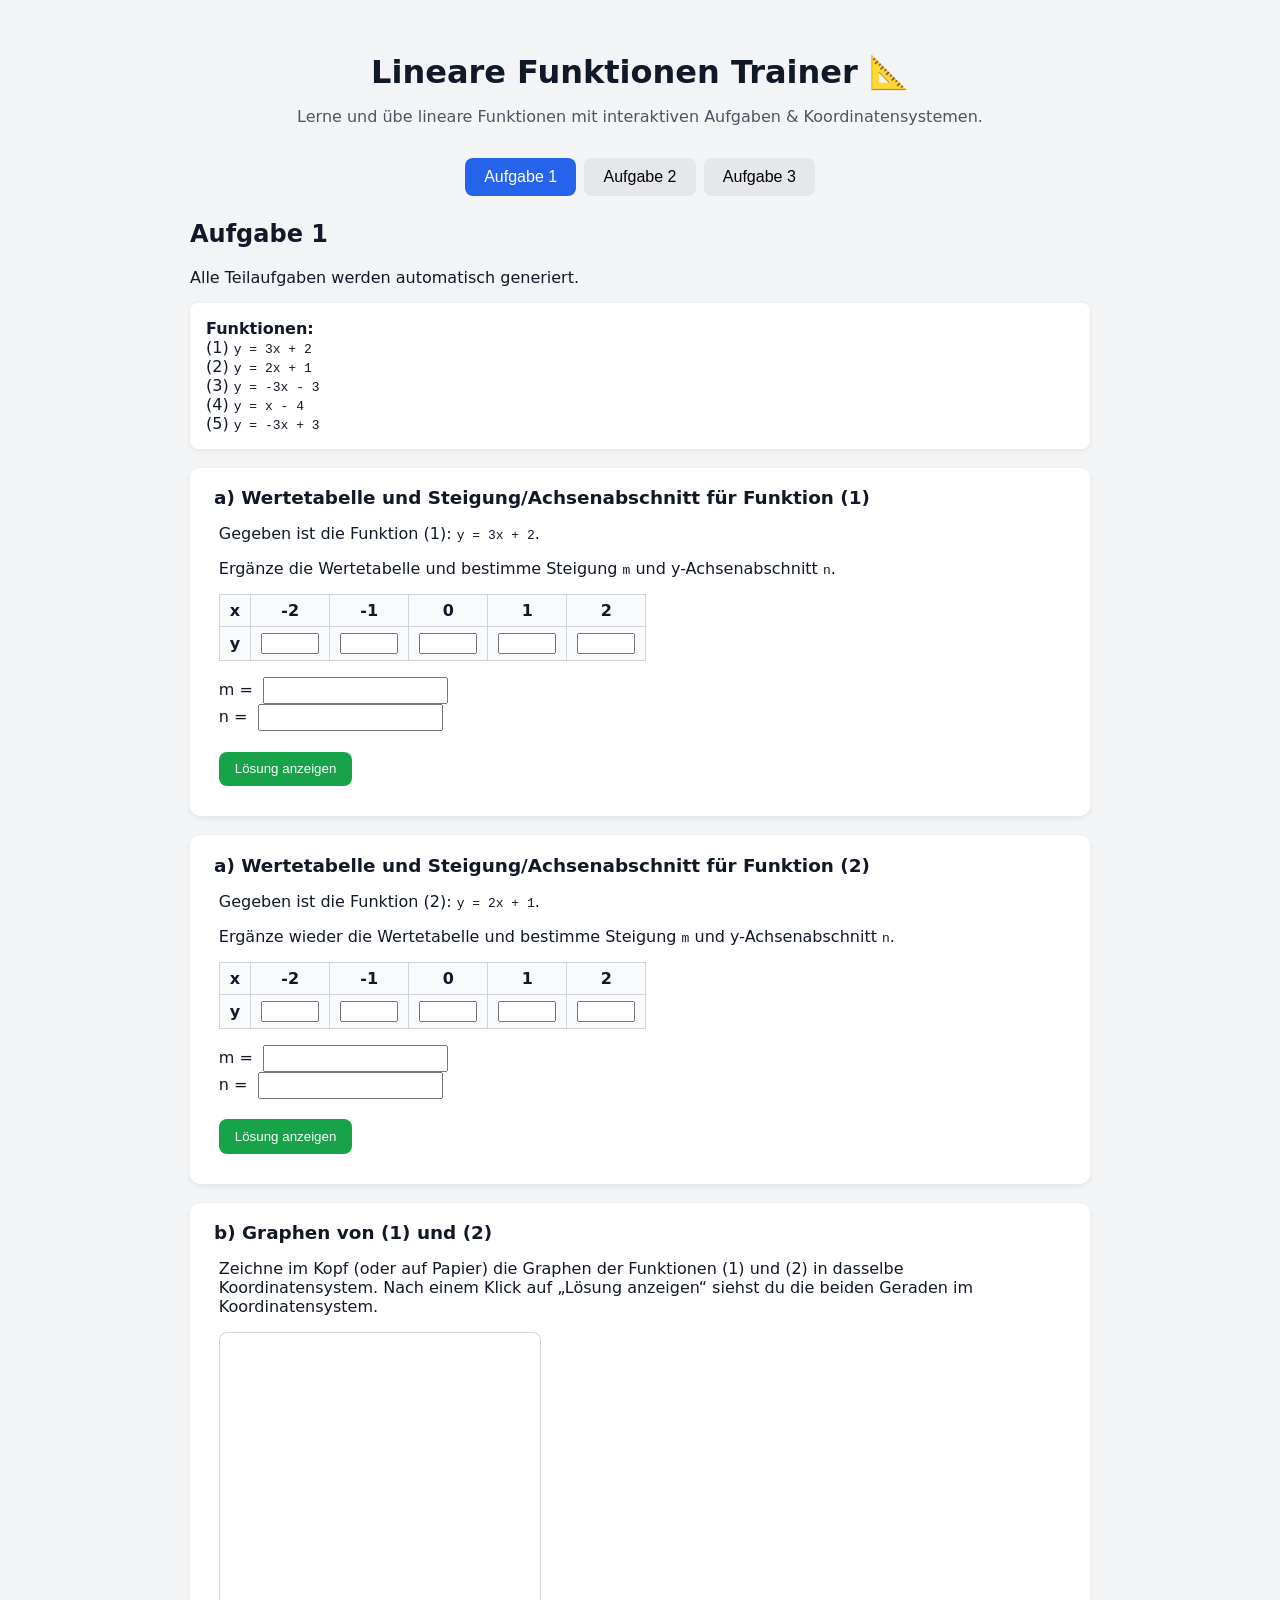
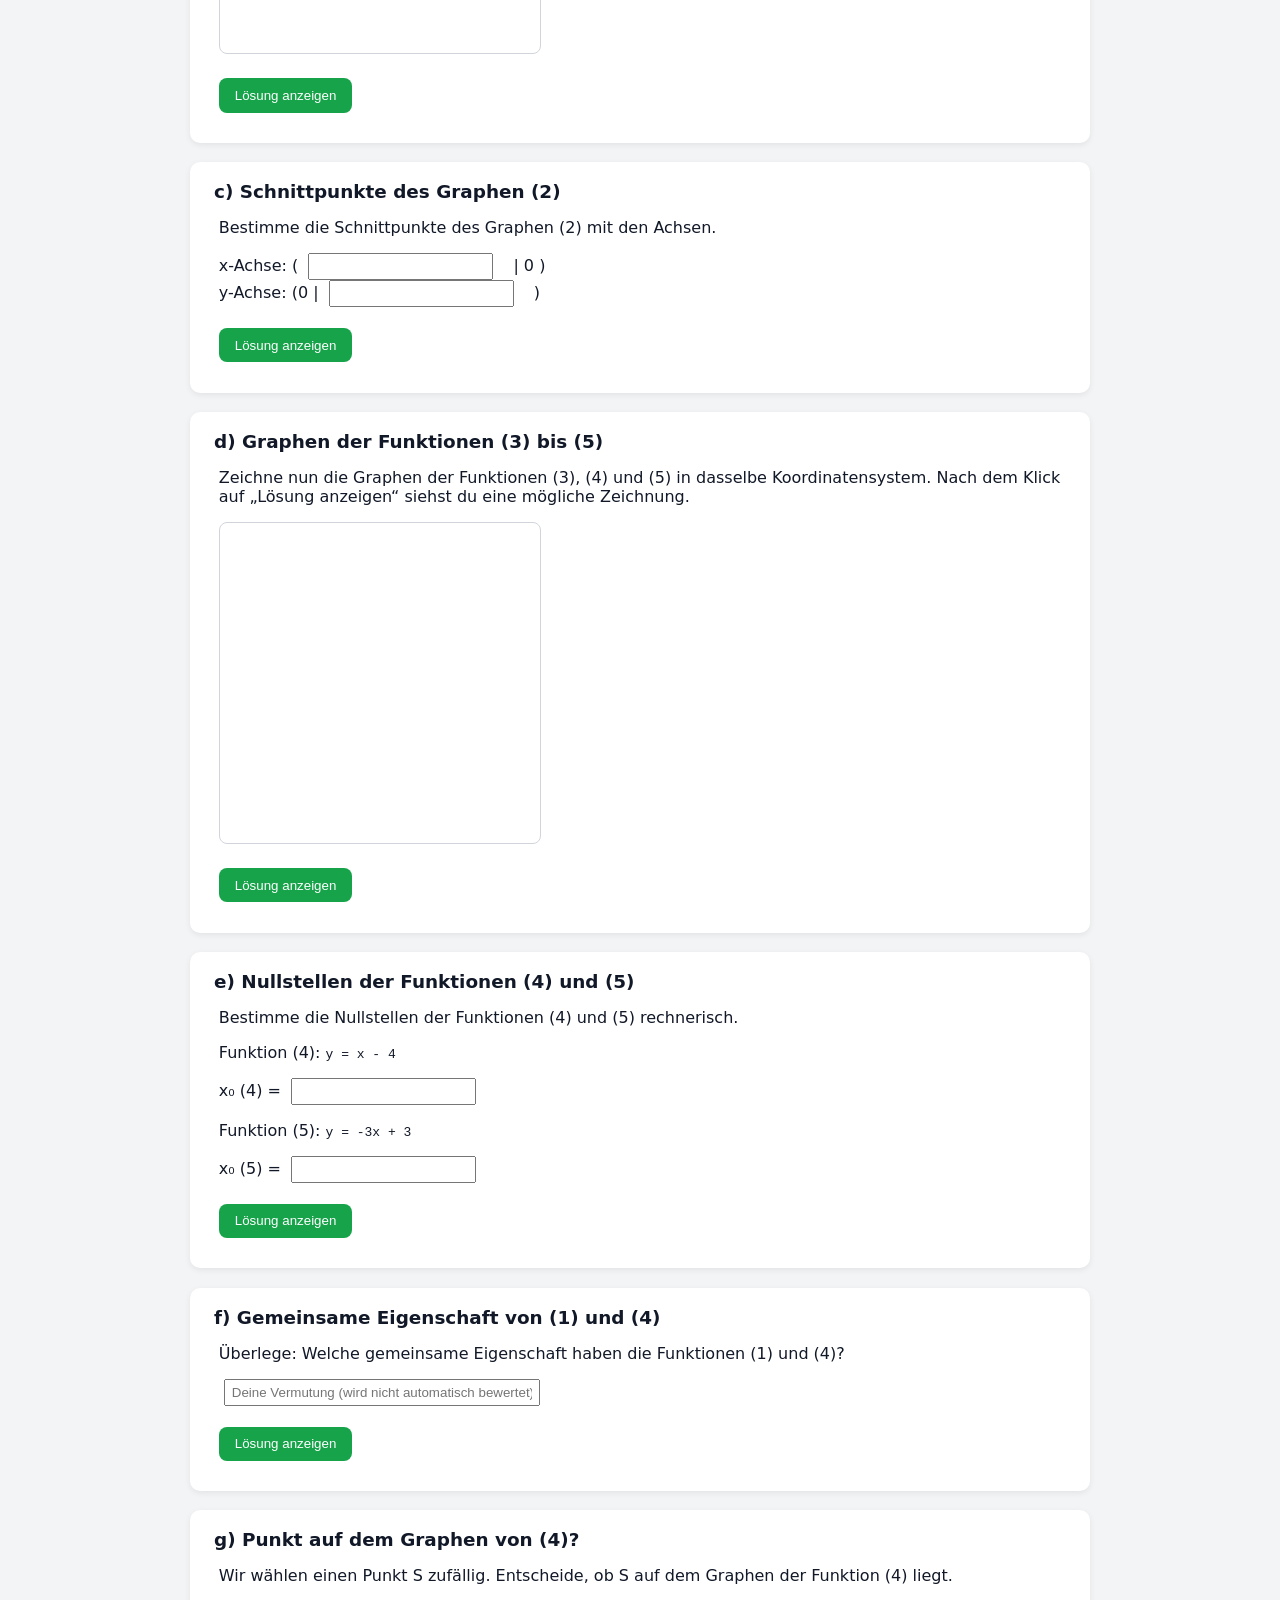
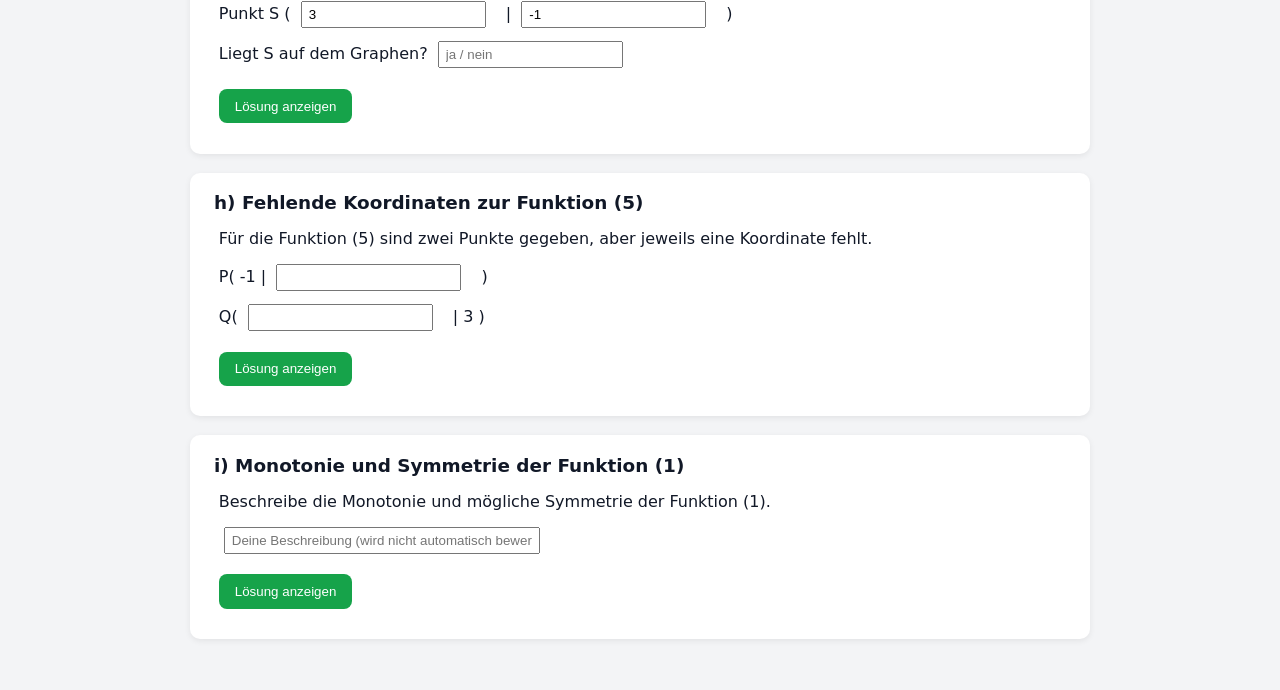
<file: index.html>
<!DOCTYPE html>
<html lang="de">
<head>
  <meta charset="UTF-8" />
  <meta name="viewport" content="width=device-width, initial-scale=1.0" />
  <title>Lineare Funktionen Trainer</title>

  <!-- Stylesheet -->
  <link rel="stylesheet" href="style.css" />
</head>
<body>
  <div class="page-container">

    <h1>Lineare Funktionen Trainer 📐</h1>
    <p class="subtitle">Lerne und übe lineare Funktionen mit interaktiven Aufgaben & Koordinatensystemen.</p>

    <!-- Tabs -->
    <div class="tabs">
      <button class="tab-button active" data-tab="1">Aufgabe 1</button>
      <button class="tab-button" data-tab="2">Aufgabe 2</button>
      <button class="tab-button" data-tab="3">Aufgabe 3</button>
    </div>

    <!-- TAB 1 -->
    <div id="tab-1" class="tab-content active">
      <h2>Aufgabe 1</h2>
      <p>Alle Teilaufgaben werden automatisch generiert.</p>
      <div id="aufgabe1-funktionsliste" class="funktionsliste"></div>
      <div id="aufgabe1-container"></div>
    </div>

    <!-- TAB 2 -->
    <div id="tab-2" class="tab-content">
      <h2>Aufgabe 2</h2>
      <div id="aufgabe2-container"></div>
    </div>

    <!-- TAB 3 -->
    <div id="tab-3" class="tab-content">
      <h2>Aufgabe 3</h2>
      <div id="aufgabe3-container"></div>
    </div>

  </div>

  <!-- Main Script -->
  <script src="script.js"></script>
</body>
</html>
</file>
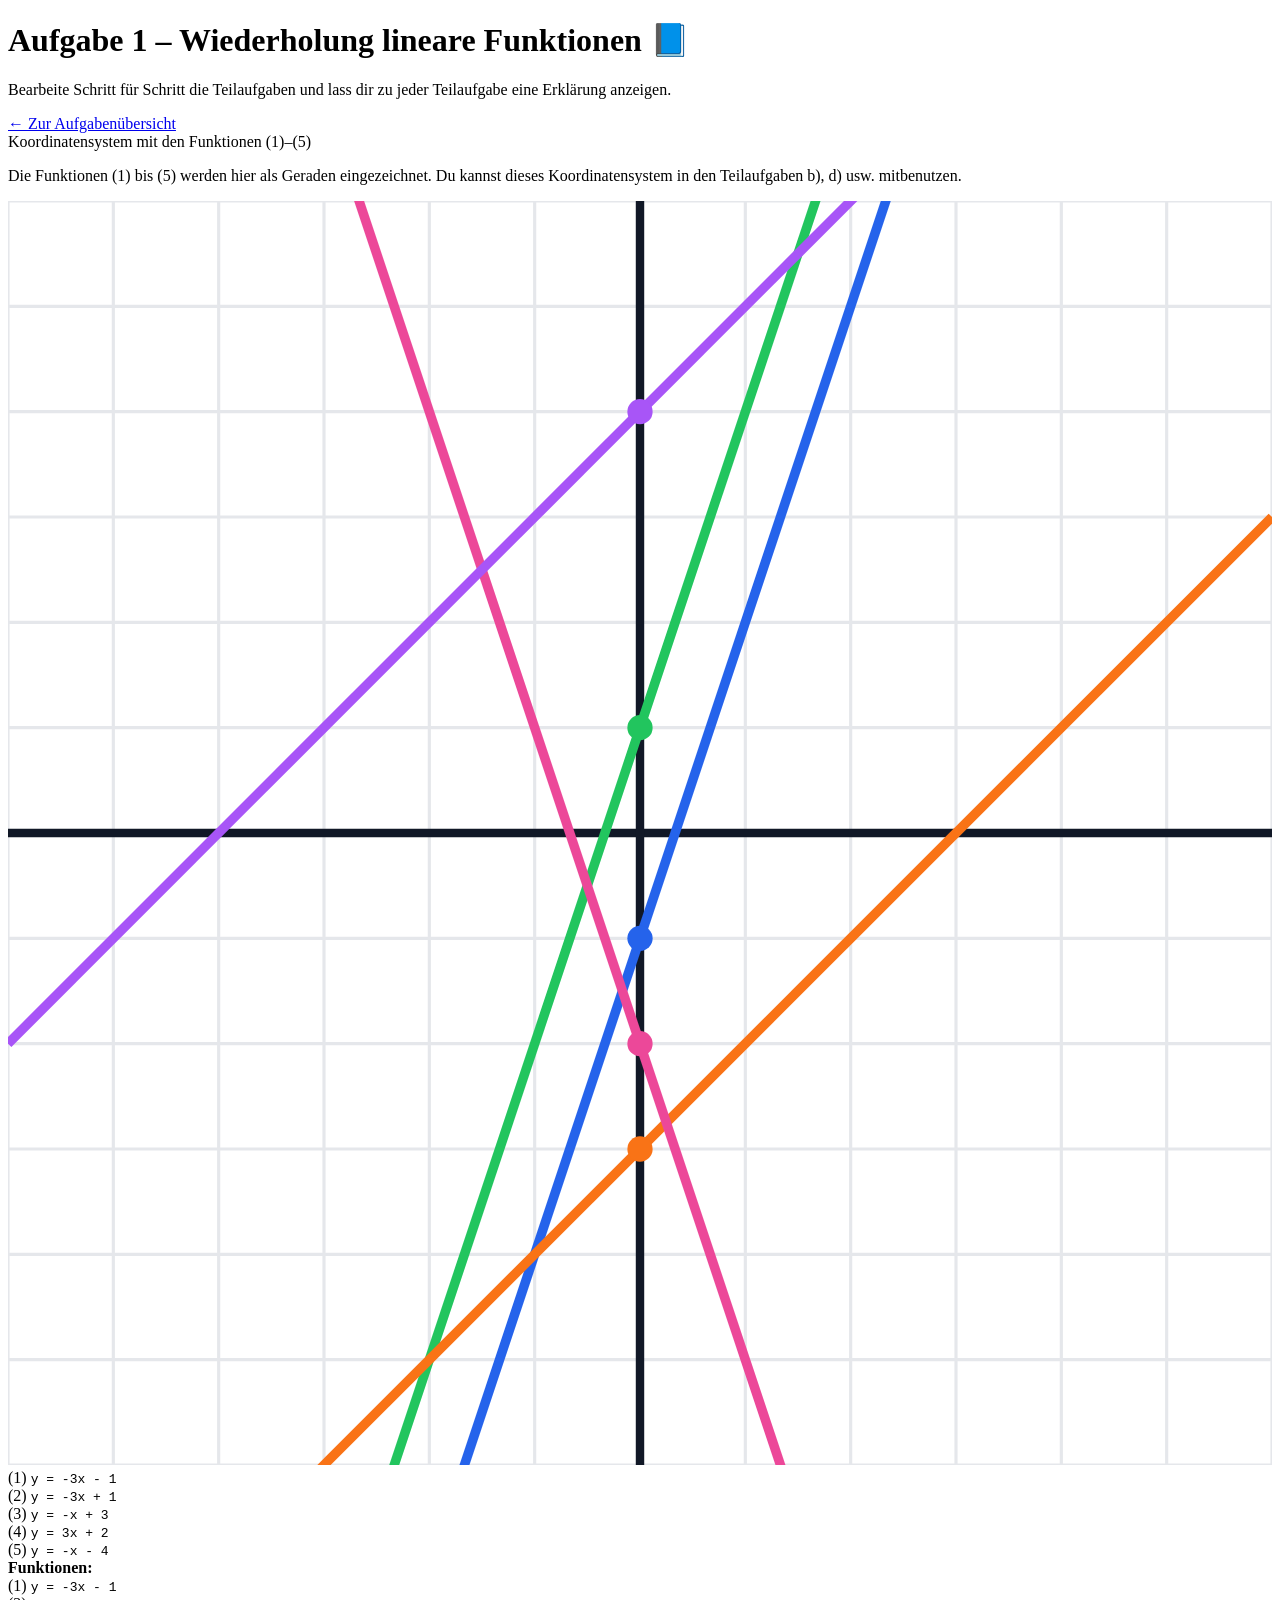
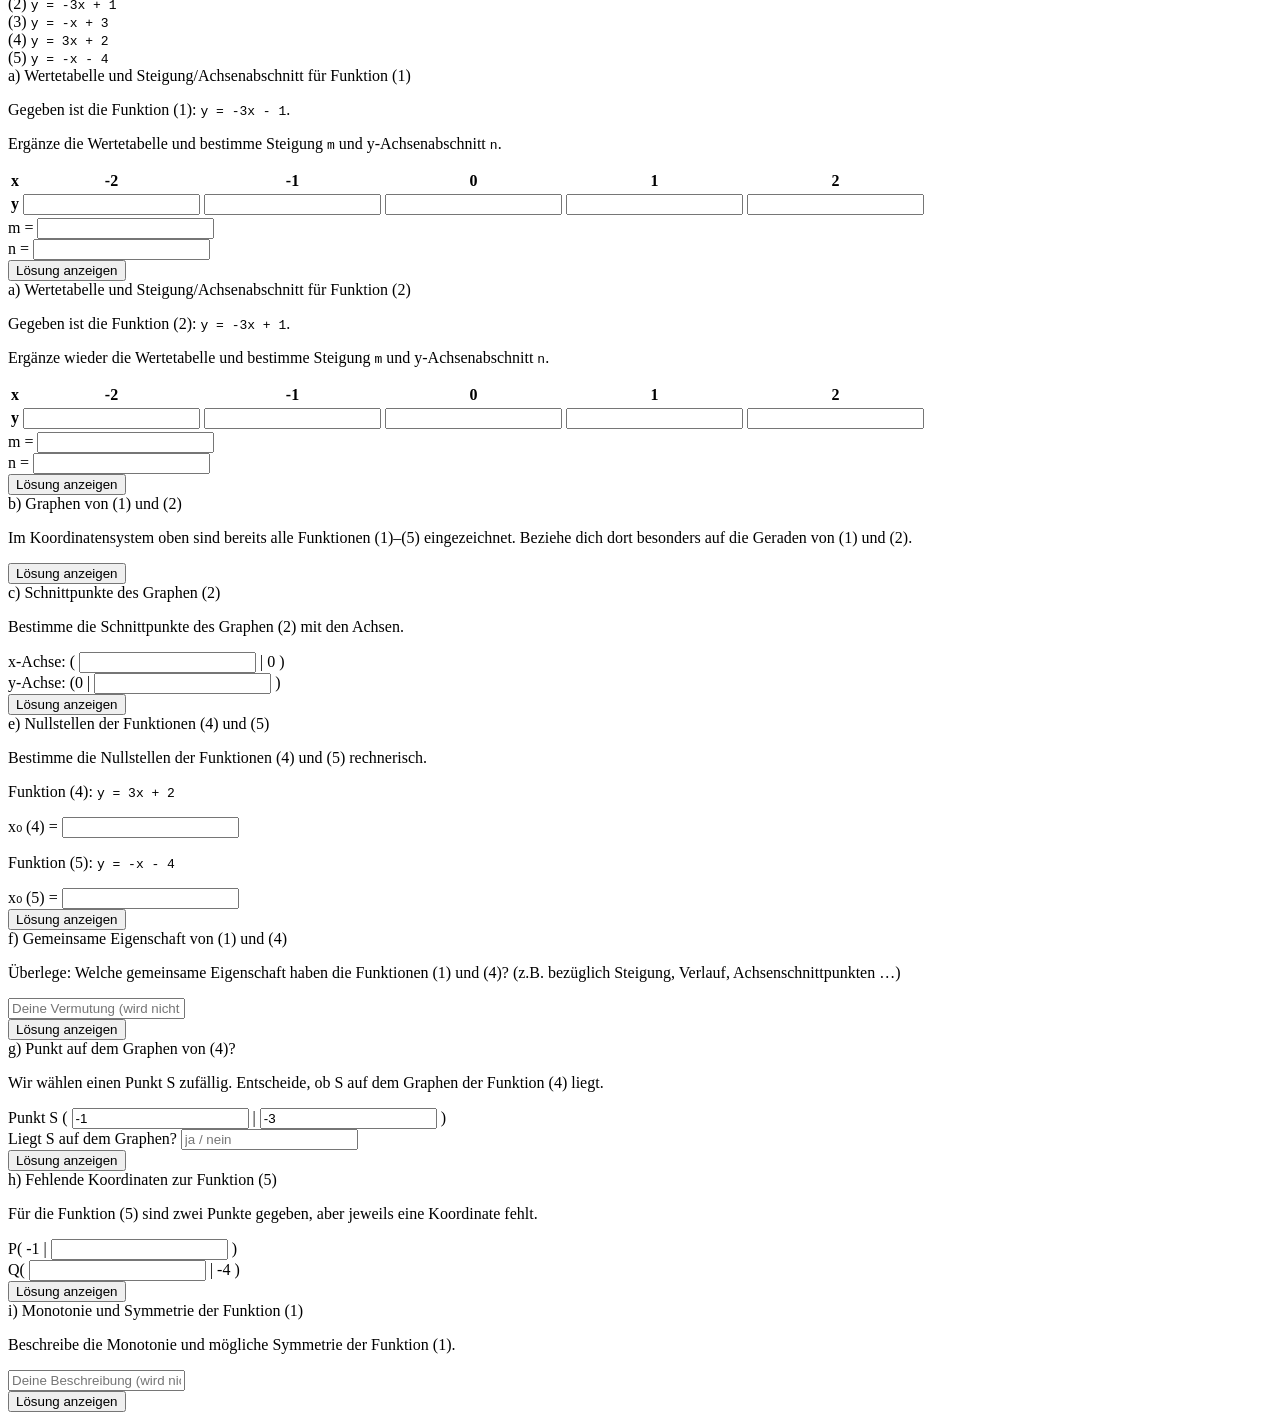
<file: aufgabe 1/index.html>
<!DOCTYPE html>
<html lang="de">
<head>
  <meta charset="UTF-8" />
  <title>Aufgabe 1 – Wiederholung lineare Funktionen</title>
  <link rel="stylesheet" href="style.css" />
</head>
<body>
  <div class="app">
    <h1>Aufgabe 1 – Wiederholung lineare Funktionen 📘</h1>
    <p class="subtitle">
      Bearbeite Schritt für Schritt die Teilaufgaben und lass dir zu jeder Teilaufgabe eine Erklärung anzeigen.
    </p>

    <a href="../" class="back-link">← Zur Aufgabenübersicht</a>

    <!-- Koordinatensystem mit gezeichneten Geraden -->
    <div class="card" id="graph-card">
      <div class="subtask-title">Koordinatensystem mit den Funktionen (1)–(5)</div>
      <div class="subtask-body">
        <p>
          Die Funktionen (1) bis (5) werden hier als Geraden eingezeichnet.
          Du kannst dieses Koordinatensystem in den Teilaufgaben b), d) usw. mitbenutzen.
        </p>
        <div class="graph-grid">
          <svg id="graph-svg"></svg>
        </div>
        <div id="graph-legend" class="graph-legend"></div>
      </div>
    </div>

    <!-- Liste der Funktionsgleichungen -->
    <div id="aufgabe1-funktionsliste" class="card small-card"></div>

    <!-- Teilaufgaben a)–i) -->
    <div id="aufgabe1-container"></div>
  </div>

  <script src="script.js"></script>
</body>
</html>
</file>
<file: style.css>
/* ========= Allgemeines Layout ========= */

body {
  margin: 0;
  padding: 0;
  font-family: system-ui, sans-serif;
  background: #f3f4f6;
  color: #111827;
}

.page-container {
  max-width: 900px;
  margin: 0 auto;
  padding: 2rem;
}

h1 {
  text-align: center;
  margin-bottom: 0.5rem;
}

.subtitle {
  text-align: center;
  margin-bottom: 2rem;
  color: #4b5563;
}

/* ========= Tabs ========= */

.tabs {
  display: flex;
  justify-content: center;
  margin-bottom: 1.5rem;
  gap: 0.5rem;
}

.tab-button {
  padding: 0.6rem 1.2rem;
  border: none;
  background: #e5e7eb;
  border-radius: 8px;
  cursor: pointer;
  transition: 0.2s;
  font-size: 1rem;
}

.tab-button:hover {
  background: #d1d5db;
}

.tab-button.active {
  background: #2563eb;
  color: white;
}

.tab-content {
  display: none;
}

.tab-content.active {
  display: block;
}

/* ========= Cards ========= */

.card {
  background: white;
  padding: 1.2rem 1.5rem;
  border-radius: 10px;
  margin: 1.2rem 0;
  box-shadow: 0 2px 6px rgba(0,0,0,0.07);
}

.subtask-title {
  font-weight: bold;
  font-size: 1.15rem;
  margin-bottom: 0.7rem;
}

.subtask-body {
  margin-left: 0.3rem;
}

/* ========= Tabellen ========= */

.value-table {
  border-collapse: collapse;
  margin-bottom: 1rem;
}

.value-table th,
.value-table td {
  border: 1px solid #d1d5db;
  padding: 6px 10px;
  text-align: center;
  background: #f9fafb;
}

.value-table input {
  width: 50px;
}

/* ========= Eingaben ========= */

.subtask-inputs {
  margin: 0.8rem 0;
}

.subtask-inputs input {
  padding: 4px 6px;
  margin-left: 5px;
  margin-right: 15px;
}

.long {
  width: 300px;
}

/* ========= Buttons ========= */

.btn-solution {
  padding: 0.6rem 1rem;
  border: none;
  background: #16a34a;
  color: white;
  border-radius: 8px;
  cursor: pointer;
  margin-top: 0.5rem;
  transition: 0.2s;
}

.btn-solution:hover {
  background: #15803d;
}

/* ========= Feedback ========= */

.feedback {
  margin-top: 0.7rem;
  font-weight: bold;
}

.feedback.ok {
  color: #16a34a;
}

.feedback.error {
  color: #dc2626;
}

/* ========= Erklärtext ========= */

.explanation {
  background: #111827;
  color: #e5e7eb;
  padding: 1rem;
  margin-top: 1rem;
  border-radius: 8px;
  line-height: 1.55;
  font-size: 0.95rem;
}

/* ========= SVG Koordinatensystem ========= */

.coord-graph {
  width: 100%;
  max-width: 320px;
  height: 320px;
  border: 1px solid #d1d5db;
  background: white;
  margin: 1rem 0;
  border-radius: 8px;
}

.coord-graph svg {
  width: 100%;
  height: 100%;
  display: block;
}

/* ========= Funktionsliste ========= */

.funktionsliste {
  background: white;
  padding: 1rem;
  border-radius: 8px;
  box-shadow: 0 1px 4px rgba(0,0,0,0.08);
  margin-bottom: 1rem;
}
</file>
<file: aufgabe 1/style.css>
<!DOCTYPE html>
<html lang="de">
<head>
  <meta charset="UTF-8" />
  <title>Aufgabe 1 – Wiederholung lineare Funktionen</title>
  <link rel="stylesheet" href="style.css" />
</head>
<body>
  <div class="app">
    <h1>Aufgabe 1 – Wiederholung lineare Funktionen 📘</h1>
    <p class="subtitle">
      Bearbeite Schritt für Schritt die Teilaufgaben und lass dir zu jeder Teilaufgabe eine Erklärung anzeigen.
    </p>

    <a href="../" class="back-link">← Zur Aufgabenübersicht</a>

    <!-- Koordinatensystem mit gezeichneten Geraden -->
    <div class="card" id="graph-card">
      <div class="subtask-title">Koordinatensystem mit den Funktionen (1)–(5)</div>
      <div class="subtask-body">
        <p>
          Die Funktionen (1) bis (5) werden hier als Geraden eingezeichnet.
          Du kannst dieses Koordinatensystem in den Teilaufgaben b), d) usw. mitbenutzen.
        </p>
        <div class="graph-grid">
          <svg id="graph-svg"></svg>
        </div>
        <div id="graph-legend" class="graph-legend"></div>
      </div>
    </div>

    <!-- Liste der Funktionsgleichungen -->
    <div id="aufgabe1-funktionsliste" class="card small-card"></div>

    <!-- Teilaufgaben a)–i) -->
    <div id="aufgabe1-container"></div>
  </div>

  <script src="script.js"></script>
</body>
</html>
</file>
